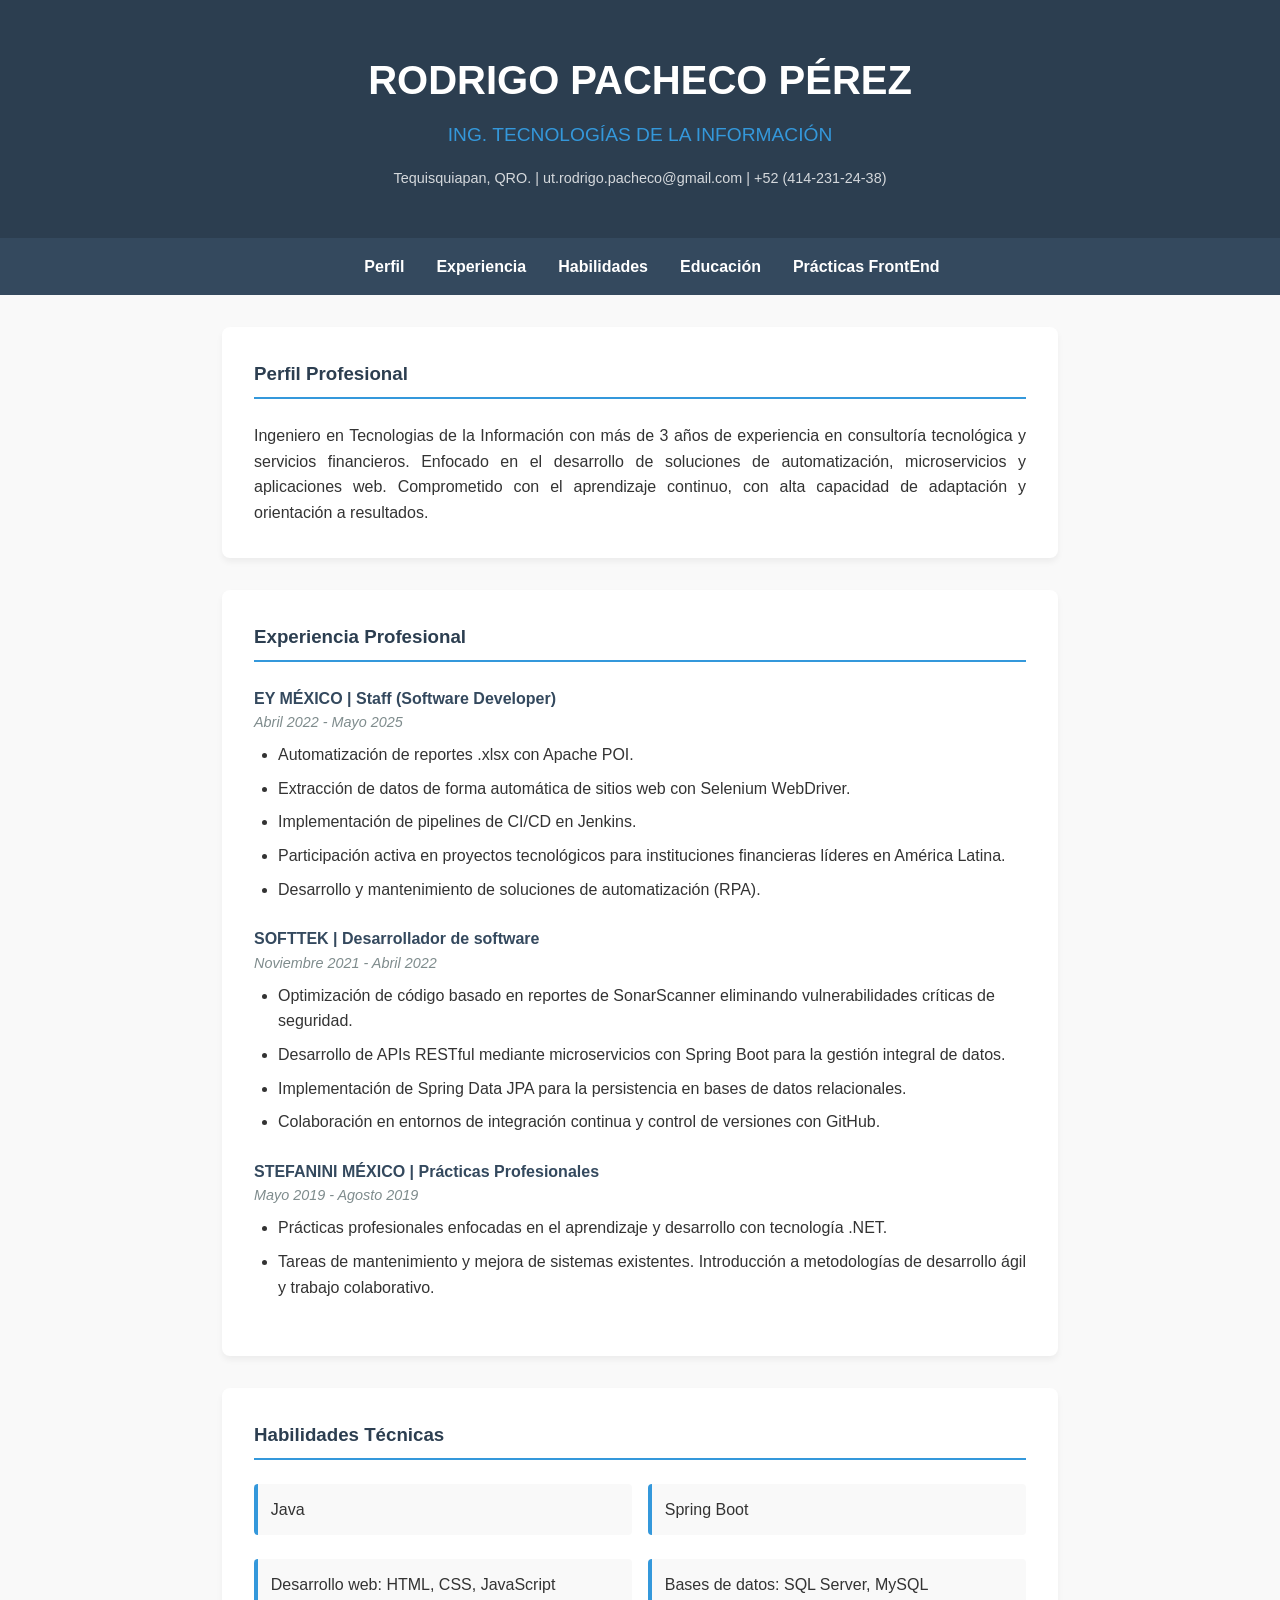
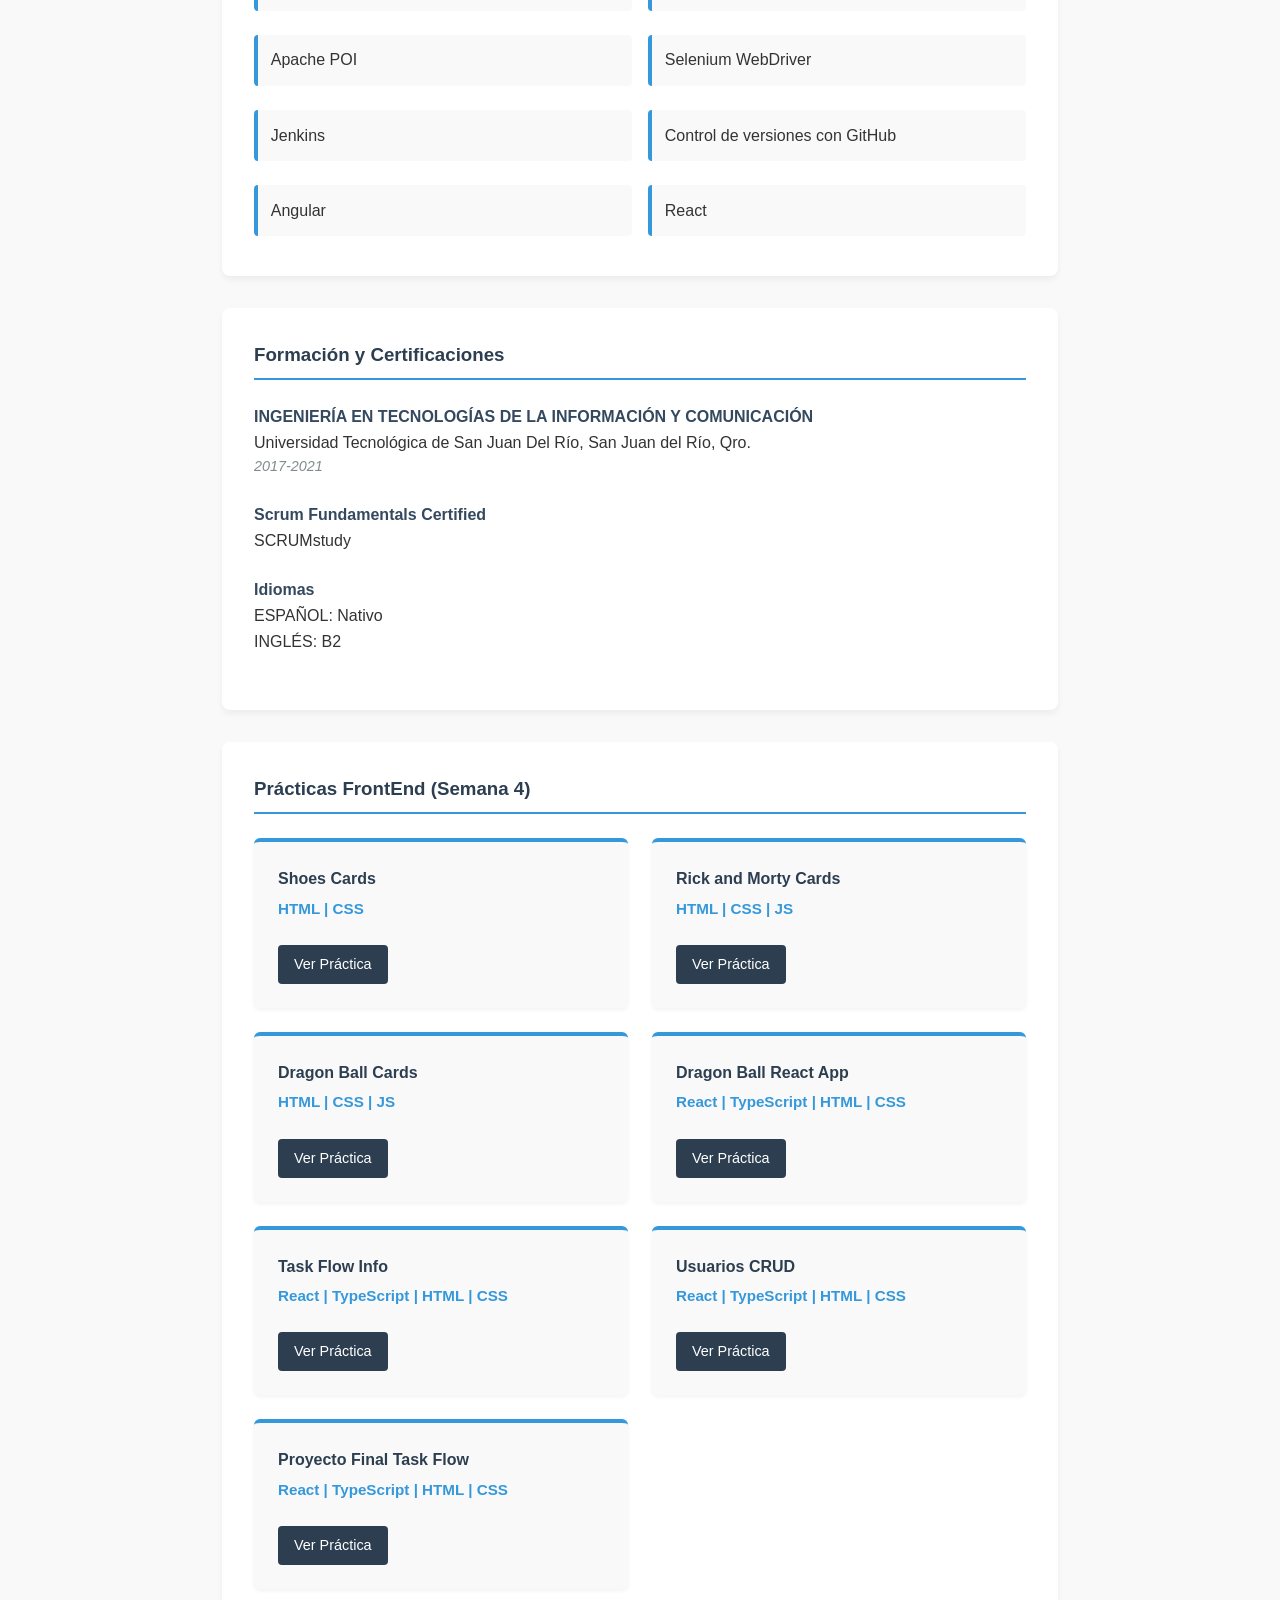
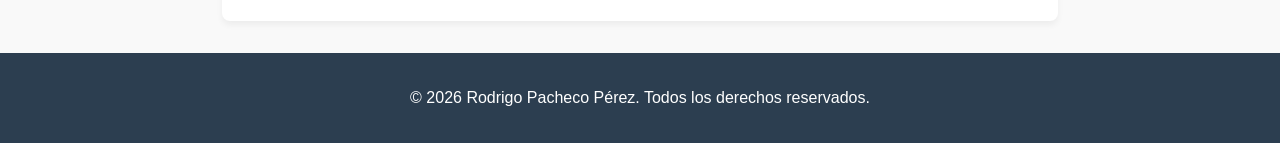
<file: index.html>
<!DOCTYPE html>
<html lang="es">

<head>
  <meta charset="UTF-8">
  <meta name="viewport" content="width=device-width, initial-scale=1.0">
  <title>CV - Rodrigo Pacheco Pérez</title>
  <link rel="stylesheet" href="styles.css">
</head>

<body>
  <header>
    <div class="header-container">
      <h1>RODRIGO PACHECO PÉREZ</h1>
      <h2>ING. TECNOLOGÍAS DE LA INFORMACIÓN</h2>
      <p class="contact-info">
        Tequisquiapan, QRO. |
        ut.rodrigo.pacheco@gmail.com |
        +52 (414-231-24-38)
      </p>
    </div>
  </header>

  <nav>
    <ul>
      <li><a href="#perfil">Perfil</a></li>
      <li><a href="#experiencia">Experiencia</a></li>
      <li><a href="#habilidades">Habilidades</a></li>
      <li><a href="#educacion">Educación</a></li>
      <li><a href="#practicas">Prácticas FrontEnd</a></li>
    </ul>
  </nav>

  <main>
    <section id="perfil" class="fade-in">
      <h3>Perfil Profesional</h3>
      <p class="texto-justificado">Ingeniero en Tecnologias de la Información con más de 3 años de experiencia en
        consultoría tecnológica y servicios financieros. Enfocado en el desarrollo de soluciones de automatización,
        microservicios y aplicaciones web. Comprometido con el aprendizaje continuo, con alta capacidad de adaptación y
        orientación a resultados.</p>
    </section>

    <section id="experiencia" class="fade-in">
      <h3>Experiencia Profesional</h3>

      <div class="job">
        <h4>EY MÉXICO | Staff (Software Developer)</h4>
        <p class="date">Abril 2022 - Mayo 2025</p>
        <ul>
          <li>Automatización de reportes .xlsx con Apache POI.</li>
          <li>Extracción de datos de forma automática de sitios web con Selenium WebDriver.</li>
          <li>Implementación de pipelines de CI/CD en Jenkins.</li>
          <li>Participación activa en proyectos tecnológicos para instituciones financieras líderes en América Latina.
          </li>
          <li>Desarrollo y mantenimiento de soluciones de automatización (RPA).</li>
        </ul>
      </div>

      <div class="job">
        <h4>SOFTTEK | Desarrollador de software</h4>
        <p class="date">Noviembre 2021 - Abril 2022</p>
        <ul>
          <li>Optimización de código basado en reportes de SonarScanner eliminando vulnerabilidades críticas de
            seguridad.</li>
          <li>Desarrollo de APIs RESTful mediante microservicios con Spring Boot para la gestión integral de datos.</li>
          <li>Implementación de Spring Data JPA para la persistencia en bases de datos relacionales.</li>
          <li>Colaboración en entornos de integración continua y control de versiones con GitHub.</li>
        </ul>
      </div>

      <div class="job">
        <h4>STEFANINI MÉXICO | Prácticas Profesionales</h4>
        <p class="date">Mayo 2019 - Agosto 2019</p>
        <ul>
          <li>Prácticas profesionales enfocadas en el aprendizaje y desarrollo con tecnología .NET.</li>
          <li>Tareas de mantenimiento y mejora de sistemas existentes. Introducción a metodologías de desarrollo ágil y
            trabajo colaborativo.</li>
        </ul>
      </div>
    </section>
    <section id="habilidades" class="fade-in">
      <h3>Habilidades Técnicas</h3>
      <ul class="skills-list">
        <li>Java</li>
        <li>Spring Boot</li>
        <li>Desarrollo web: HTML, CSS, JavaScript</li>
        <li>Bases de datos: SQL Server, MySQL</li>
        <li>Apache POI</li>
        <li>Selenium WebDriver</li>
        <li>Jenkins</li>
        <li>Control de versiones con GitHub</li>
        <li>Angular</li>
        <li>React</li>
      </ul>
    </section>

    <section id="educacion" class="fade-in">
      <h3>Formación y Certificaciones</h3>
      <div class="edu-item">
        <h4>INGENIERÍA EN TECNOLOGÍAS DE LA INFORMACIÓN Y COMUNICACIÓN</h4>
        <p>Universidad Tecnológica de San Juan Del Río, San Juan del Río, Qro.</p>
        <p class="date">2017-2021</p>
      </div>
      <div class="edu-item">
        <h4>Scrum Fundamentals Certified</h4>
        <p>SCRUMstudy</p>
      </div>
      <div class="edu-item">
        <h4>Idiomas</h4>
        <p>ESPAÑOL: Nativo</p>
        <p>INGLÉS: B2</p>
      </div>
    </section>
    <section id="practicas" class="fade-in">
      <h3>Prácticas FrontEnd (Semana 4)</h3>
      <div class="projects-grid">

        <!-- Tarjeta de ejemplo 1 -->
        <div class="project-card">
          <h4>Shoes Cards</h4>
          <p class="project-tech">HTML | CSS</p>
          <a href="./practica1.html" target="_blank" class="btn-link">Ver Práctica</a>
        </div>
        <div class="project-card">
          <h4>Rick and Morty Cards</h4>
          <p class="project-tech">HTML | CSS | JS</p>
          <a href="./practica_rick_morty/index.html" target="_blank" class="btn-link">Ver Práctica</a>
        </div>
        <div class="project-card">
          <h4>Dragon Ball Cards</h4>
          <p class="project-tech">HTML | CSS | JS</p>
          <a href="./practica_dragon_ball/index.html" target="_blank" class="btn-link">Ver Práctica</a>
        </div>
        <div class="project-card">
          <h4>Dragon Ball React App</h4>
          <p class="project-tech">React | TypeScript | HTML | CSS</p>
          <a href="https://rodrigopp-dev.github.io/ejercicios-react/" target="_blank" class="btn-link">Ver Práctica</a>
        </div>
        <div class="project-card">
          <h4>Task Flow Info</h4>
          <p class="project-tech">React | TypeScript | HTML | CSS</p>
          <a href="https://rodrigopp-dev.github.io/taskflow-react/" target="_blank" class="btn-link">Ver Práctica</a>
        </div>
        <div class="project-card">
          <h4>Usuarios CRUD</h4>
          <p class="project-tech">React | TypeScript | HTML | CSS</p>
          <a href="https://rodrigopp-dev.github.io/dia-3-datos/" target="_blank" class="btn-link">Ver Práctica</a>
        </div>
        <div class="project-card">
          <h4>Proyecto Final Task Flow</h4>
          <p class="project-tech">React | TypeScript | HTML | CSS</p>
          <a href="https://rodrigopp-dev.github.io/jwt-auth-demo/login" target="_blank" class="btn-link">Ver
            Práctica</a>
        </div>
      </div>
    </section>
  </main>

  <footer>
    <p>© 2026 Rodrigo Pacheco Pérez. Todos los derechos reservados.</p>
  </footer>

  <script src="script.js"></script>
</body>

</html>
</file>
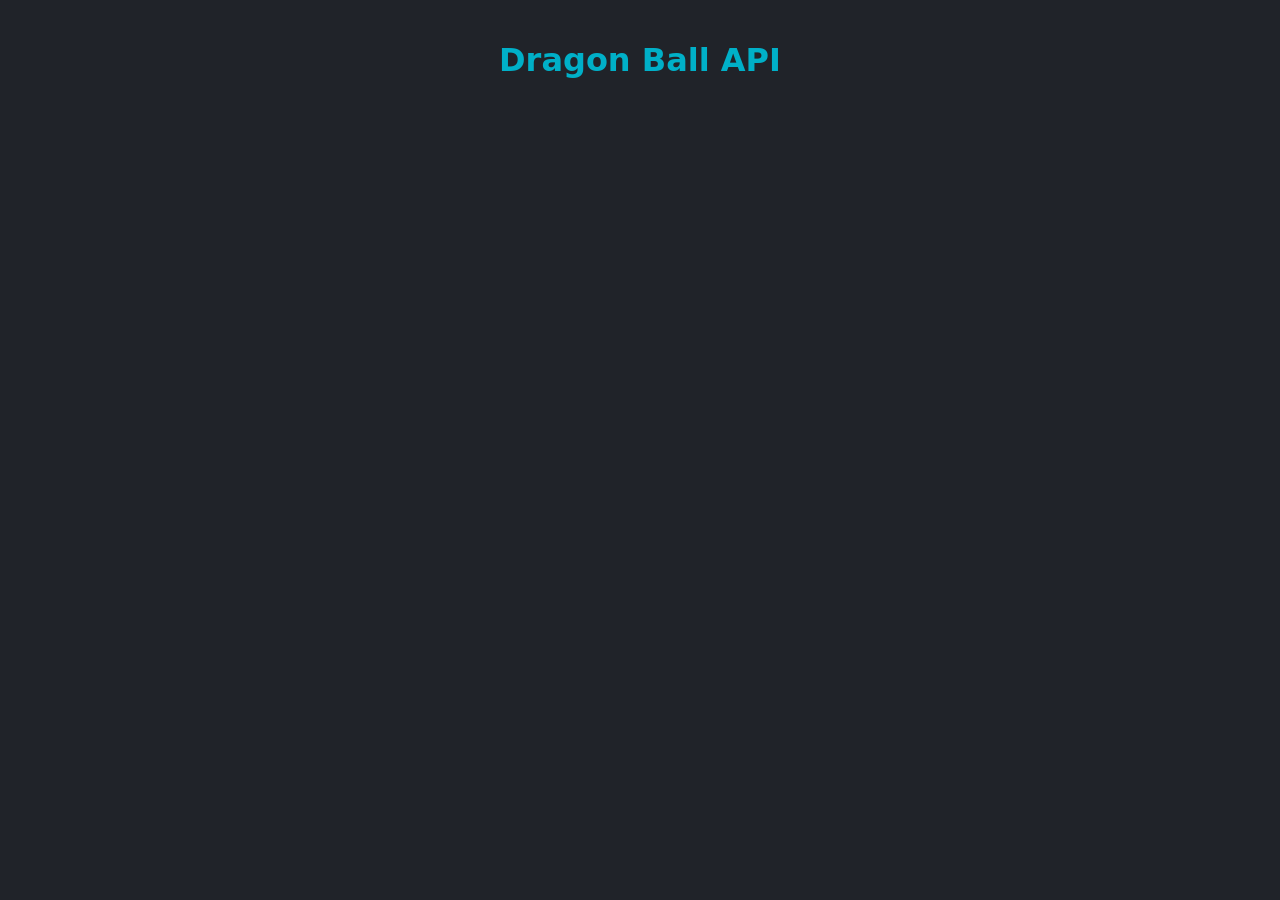
<file: practica_dragon_ball/index.html>
<!DOCTYPE html>
<html lang="en">
<head>
    <meta charset="UTF-8">
    <meta name="viewport" content="width=device-width, initial-scale=1.0">
    <title>Dragon Ball API</title>
    <link rel="stylesheet" href="./styles.css">
</head>
<body>
    <h1>Dragon Ball API</h1>
    <main id="main-container" class="gridd"></main>
    <script src="./functions.js"></script>
</body>
</html>
</file>
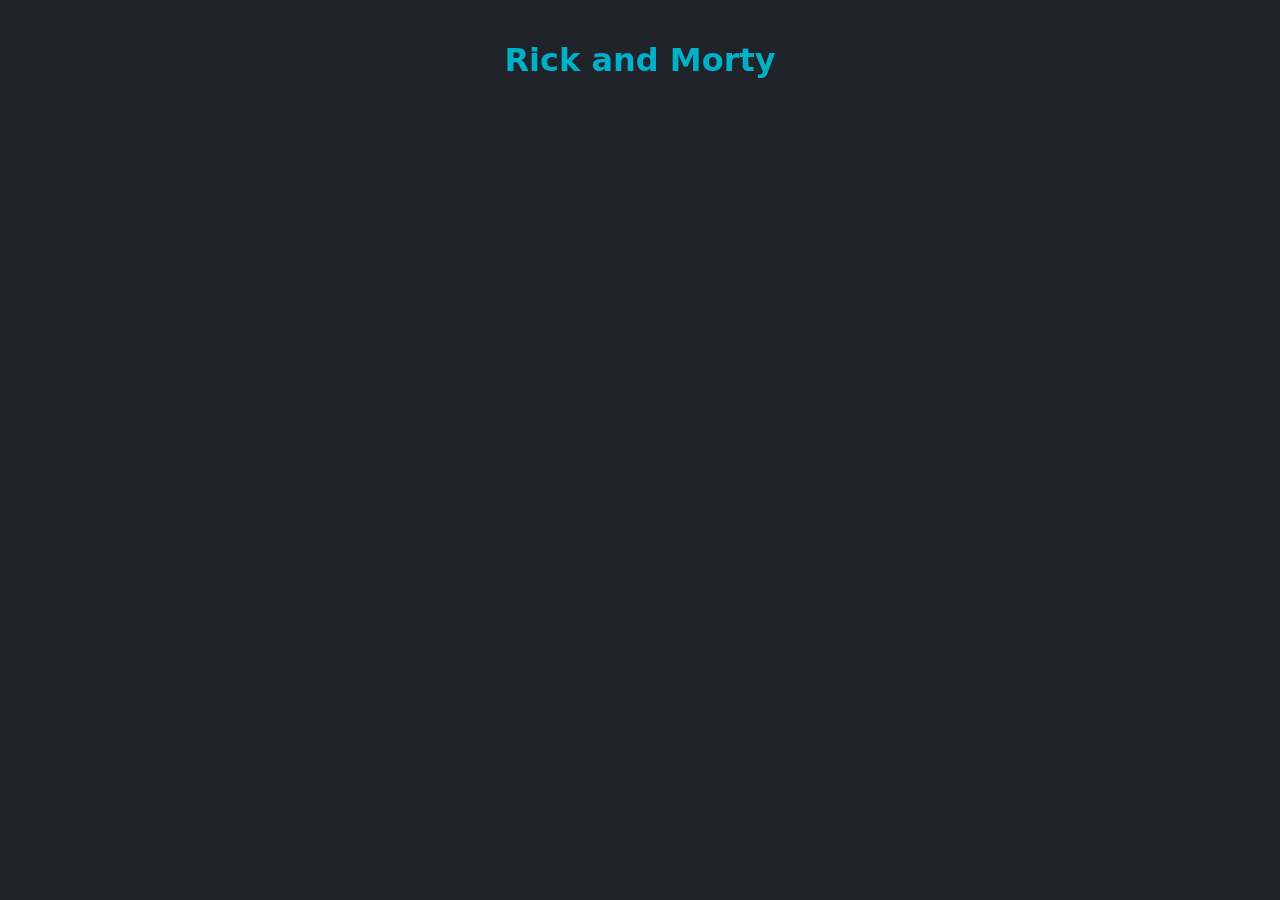
<file: practica_rick_morty/index.html>
<!DOCTYPE html>
<html lang="en">
<head>
    <meta charset="UTF-8">
    <meta name="viewport" content="width=device-width, initial-scale=1.0">
    <title>Rick and Morty</title>
    <link rel="stylesheet" href="./styles.css">
</head>
<body>
    <h1>Rick and Morty</h1>
    <main id="main-container" class="gridd"></main>
    <script src="./functions.js"></script>
</body>
</html>
</file>
<file: styles.css>
/* Variables de color para mantener consistencia */
:root {
    --primary-color: #2c3e50;
    --secondary-color: #34495e;
    --accent-color: #3498db;
    --background-light: #f9f9f9;
    --text-dark: #333;
    --text-light: #fff;
}

* {
    margin: 0;
    padding: 0;
    box-sizing: border-box;
    font-family: 'Segoe UI', Tahoma, Geneva, Verdana, sans-serif;
}

body {
    background-color: var(--background-light);
    color: var(--text-dark);
    line-height: 1.6;
}

/* Header */
header {
    background-color: var(--primary-color);
    color: var(--text-light);
    padding: 3rem 0;
    text-align: center;
}

.header-container h1 {
    font-size: 2.5rem;
    margin-bottom: 0.5rem;
}

.header-container h2 {
    font-size: 1.2rem;
    font-weight: 300;
    color: var(--accent-color);
    margin-bottom: 1rem;
}

.contact-info {
    font-size: 0.9rem;
    opacity: 0.8;
}

/* Navegación */
nav {
    background-color: var(--secondary-color);
    position: sticky;
    top: 0;
    z-index: 1000;
}

nav ul {
    list-style: none;
    display: flex;
    justify-content: center;
    padding: 1rem 0;
}

nav ul li {
    margin: 0 1rem;
}

nav ul li a {
    color: var(--text-light);
    text-decoration: none;
    font-weight: bold;
    transition: color 0.3s ease;
}

nav ul li a:hover {
    color: var(--accent-color);
}

/* Contenido Principal */
main {
    max-width: 900px;
    margin: 2rem auto;
    padding: 0 2rem;
}

section {
    background: #fff;
    padding: 2rem;
    margin-bottom: 2rem;
    border-radius: 8px;
    box-shadow: 0 4px 6px rgba(0,0,0,0.05);
}

h3 {
    color: var(--primary-color);
    border-bottom: 2px solid var(--accent-color);
    padding-bottom: 0.5rem;
    margin-bottom: 1.5rem;
}

.texto-justificado {
    text-align: justify;
}

/* Experiencia y Educación */
.job, .edu-item {
    margin-bottom: 1.5rem;
}

.job h4, .edu-item h4 {
    color: var(--secondary-color);
}

.date {
    font-style: italic;
    color: #7f8c8d;
    font-size: 0.9rem;
    margin-bottom: 0.5rem;
}

ul {
    margin-left: 1.5rem;
}

ul li {
    margin-bottom: 0.5rem;
}

/* Habilidades */
.skills-list {
    display: grid;
    grid-template-columns: repeat(auto-fit, minmax(250px, 1fr));
    gap: 1rem;
    list-style: none;
    margin-left: 0;
}

.skills-list li {
    background: var(--background-light);
    padding: 0.8rem;
    border-left: 4px solid var(--accent-color);
    border-radius: 4px;
}

/* --- NUEVOS ESTILOS PARA PRÁCTICAS --- */
.projects-grid {
    display: grid;
    grid-template-columns: repeat(auto-fit, minmax(280px, 1fr));
    gap: 1.5rem;
}

.project-card {
    background: var(--background-light);
    padding: 1.5rem;
    border-radius: 6px;
    border-top: 4px solid var(--accent-color);
    display: flex;
    flex-direction: column;
    box-shadow: 0 2px 4px rgba(0,0,0,0.05);
}

.project-card h4 {
    color: var(--primary-color);
    margin-bottom: 0.3rem;
}

.project-tech {
    font-size: 0.85rem;
    color: var(--accent-color);
    font-weight: bold;
    margin-bottom: 1rem;
}

.project-card p {
    font-size: 0.95rem;
    margin-bottom: 1.5rem;
    flex-grow: 1; /* Empuja el botón hacia abajo */
}

.btn-link {
    display: inline-block;
    background-color: var(--primary-color);
    color: var(--text-light);
    padding: 0.5rem 1rem;
    text-decoration: none;
    border-radius: 4px;
    font-size: 0.9rem;
    text-align: center;
    transition: background-color 0.3s ease;
    align-self: flex-start;
}

.btn-link:hover {
    background-color: var(--accent-color);
    color: var(--text-light);
}

/* Animaciones */
.fade-in {
    opacity: 0;
    transform: translateY(20px);
    transition: opacity 0.6s ease-out, transform 0.6s ease-out;
}

.fade-in.visible {
    opacity: 1;
    transform: translateY(0);
}

/* Footer */
footer {
    text-align: center;
    padding: 2rem;
    background-color: var(--primary-color);
    color: var(--text-light);
}

/* Responsive */
@media (max-width: 600px) {
    nav ul {
        flex-direction: column;
        align-items: center;
    }
    nav ul li {
        margin: 0.5rem 0;
    }
}
</file>
<file: practica_dragon_ball/styles.css>
body {
    font-family: system-ui, sans-serif;
    background-color: #202329;
    color: #ffffff;
    margin: 0;
    padding: 20px;
  }
  
  h1 {
    text-align: center;
    color: #00b0c8;
  }
  #main-container {
    display: grid;
    grid-template-columns: repeat(auto-fill, minmax(200px, 1fr));
    gap: 20px;
    max-width: 1200px;
    margin: 0 auto;
    padding: 20px;
  }

  .grid {
    display: grid;
    grid-template-columns: repeat(auto-fill, minmax(220px, 1fr));
    gap: 20px;
    max-width: 1100px;
    margin: 20px auto;
  }
  
  .card {
    background-color: #3c3e44;
    border-radius: 8px;
    overflow: hidden;
    box-shadow: 0 4px 6px rgba(0, 0, 0, 0.3);
    text-align: center;
    display: flex;
    flex-direction: column;
    justify-content: space-between;
}

.card-image-container {
    width: 100%;
    height: 320px;
    display: flex;
    align-items: center;
    justify-content: center;
    overflow: hidden;
    background-color: #2c2e33;
}

.card img {
    max-width: 100%;
    max-height: 100%;
    object-fit: contain;
    display: block;
}
  
  .card-info {
    padding: 12px;
  }
  
  .card-info h3 {
    margin: 8px 0;
  }
  
  .race {
    font-size: 0.9rem;
    color: #9e9e9e;
  }
</file>
<file: practica_rick_morty/styles.css>
body {
    font-family: system-ui, sans-serif;
    background-color: #202329;
    color: #ffffff;
    margin: 0;
    padding: 20px;
  }
  
  h1 {
    text-align: center;
    color: #00b0c8;
  }
  #main-container {
    display: grid;
    grid-template-columns: repeat(auto-fill, minmax(200px, 1fr));
    gap: 20px;
    max-width: 1200px;
    margin: 0 auto;
    padding: 20px;
  }

  .grid {
    display: grid;
    grid-template-columns: repeat(auto-fill, minmax(220px, 1fr));
    gap: 20px;
    max-width: 1100px;
    margin: 20px auto;
  }
  
  .card {
    background-color: #3c3e44;
    border-radius: 8px;
    overflow: hidden;
    box-shadow: 0 4px 6px rgba(0, 0, 0, 0.3);
    text-align: center;
  }
  
  .card img {
    width: 100%;
    display: block;
  }
  
  .card-info {
    padding: 12px;
  }
  
  .card-info h3 {
    margin: 8px 0;
  }
  
  .status {
    font-size: 0.9rem;
    color: #9e9e9e;
  }
</file>
